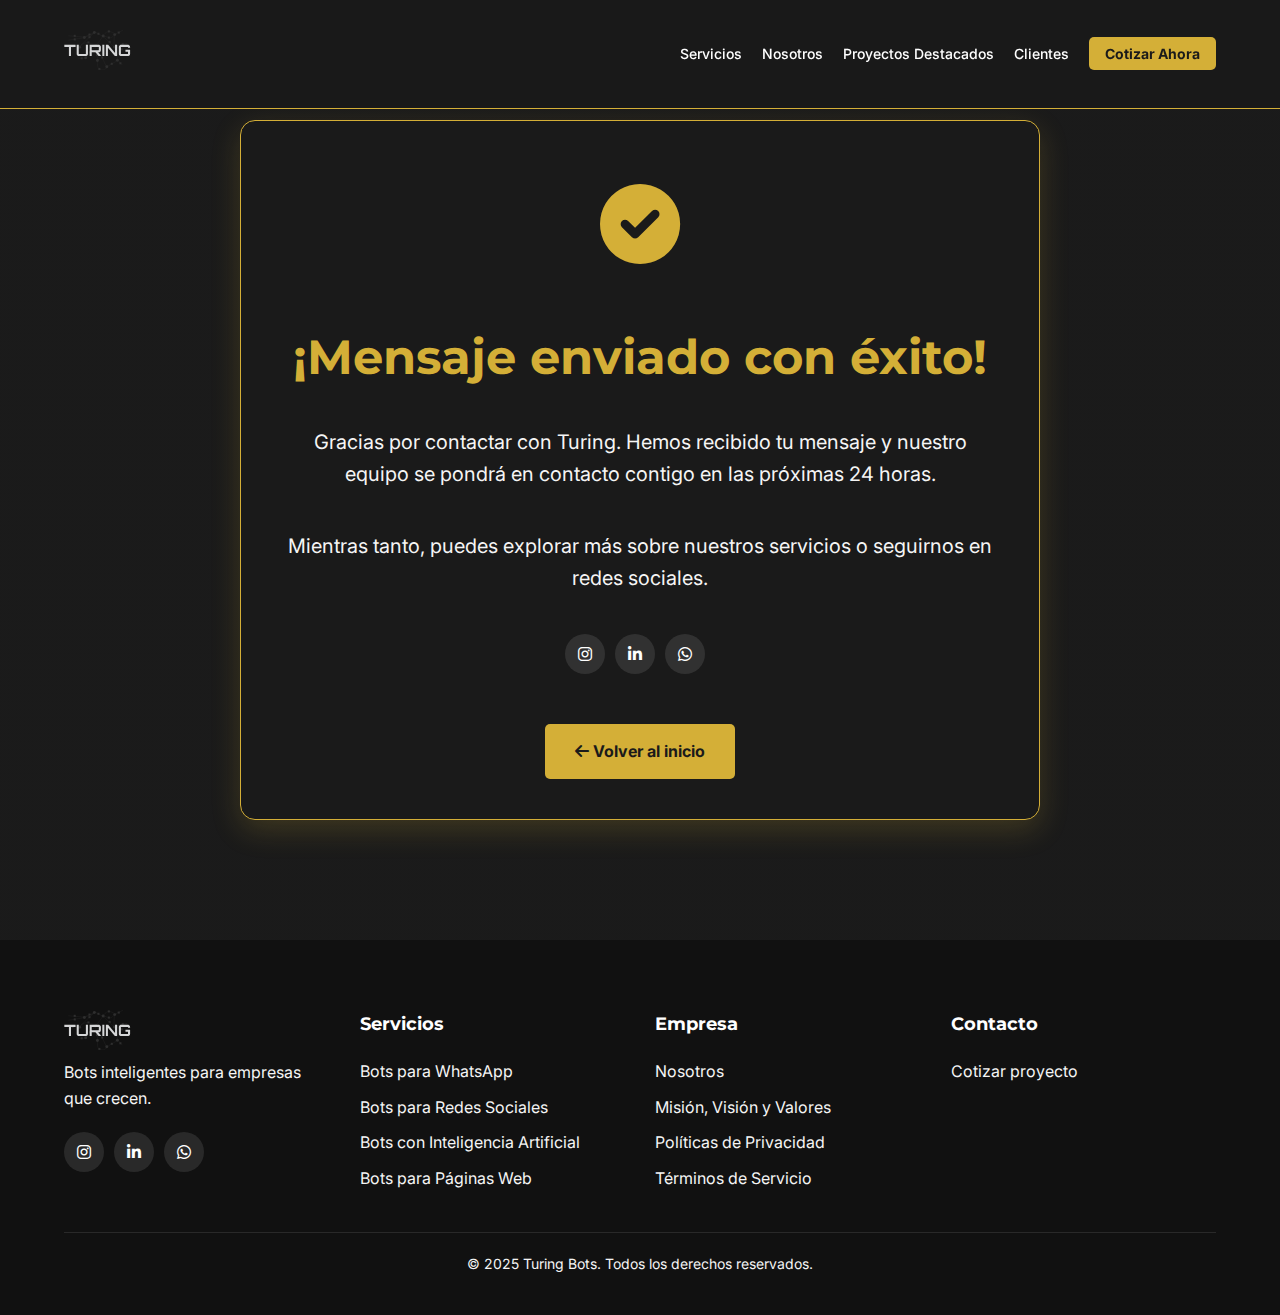
<file: gracias.html>
<!DOCTYPE html>
<html lang="es">
<head>
    <meta charset="UTF-8">
    <meta name="viewport" content="width=device-width, initial-scale=1.0">
    <title>¡Gracias por contactarnos! | Turing</title>
    <link href="https://fonts.googleapis.com/css2?family=Montserrat:wght@700&family=Inter:wght@400;500&display=swap" rel="stylesheet">
    <link rel="stylesheet" href="https://cdnjs.cloudflare.com/ajax/libs/font-awesome/6.0.0-beta3/css/all.min.css">
    <link rel="stylesheet" href="src/styles/style.css">
    <style>
        /* Estilos adicionales específicos para la página de gracias */
        .thank-you {
            min-height: 100vh;
            display: flex;
            align-items: center;
            text-align: center;
            padding: 100px 0;
            background: linear-gradient(rgba(26, 26, 26, 0.9), rgba(26, 26, 26, 0.9)), 
                        url('https://images.unsplash.com/photo-1620712943543-bcc4688e7485?ixlib=rb-1.2.1&auto=format&fit=crop&w=1350&q=80') no-repeat center center/cover;
        }

        .thank-you-content {
            max-width: 800px;
            margin: 0 auto;
            padding: 40px;
            background: rgba(26, 26, 26, 0.8);
            border-radius: 15px;
            border: 1px solid var(--gold);
            box-shadow: 0 10px 30px rgba(212, 175, 55, 0.2);
        }

        .thank-you h1 {
            font-size: 48px;
            margin-bottom: 30px;
            color: var(--gold);
        }

        .thank-you p {
            font-size: 20px;
            margin-bottom: 40px;
            color: var(--light-gray);
        }

        .thank-you-icon {
            font-size: 80px;
            color: var(--gold);
            margin-bottom: 30px;
            animation: pulse 1.5s infinite;
        }

        .back-home {
            display: inline-block;
            background-color: var(--gold);
            color: var(--jet-black);
            padding: 15px 30px;
            border-radius: 5px;
            font-weight: 700;
            text-decoration: none;
            transition: all 0.3s;
            margin-top: 20px;
        }

        .back-home:hover {
            background-color: var(--cobalt-blue);
            color: var(--pure-white);
            transform: translateY(-3px);
        }

        @keyframes pulse {
            0% { transform: scale(1); }
            50% { transform: scale(1.1); }
            100% { transform: scale(1); }
        }

        @media (max-width: 768px) {
            .thank-you h1 {
                font-size: 36px;
            }
            
            .thank-you p {
                font-size: 18px;
            }
            
            .thank-you-icon {
                font-size: 60px;
            }
        }
    </style>
</head>
<body>
    <!-- Header -->
    <header>
        <div class="container header-container">
            <div class="logo">
                <a href="index.html"><img src="src/asset/Logotype.svg" alt="Turing Bots Logo"></a>
                <!--<span class="logo-text">TURING</span>-->
            </div>
            <nav>
                <ul>
                    <li><a href="index.html#services">Servicios</a></li>
                    <li><a href="index.html#about">Nosotros</a></li>
                    <li><a href="index.html#projects">Proyectos Destacados</a></li>
                    <li><a href="index.html#testimonials">Clientes</a></li>
                    <li><a href="index.html#contact" class="cta-button">Cotizar Ahora</a></li>
                </ul>
            </nav>
        </div>
    </header>

    <!-- Sección de agradecimiento -->
    <section class="thank-you">
        <div class="container">
            <div class="thank-you-content">
                <div class="thank-you-icon">
                    <i class="fas fa-check-circle"></i>
                </div>
                <h1>¡Mensaje enviado con éxito!</h1>
                <p>Gracias por contactar con Turing. Hemos recibido tu mensaje y nuestro equipo se pondrá en contacto contigo en las próximas 24 horas.</p>
                <p>Mientras tanto, puedes explorar más sobre nuestros servicios o seguirnos en redes sociales.</p>
                
                <div class="social-links" style="justify-content: center; margin: 30px 0;">
                    <a href="https://www.instagram.com/turingautomatizations/"><i class="fab fa-instagram"></i></a>
                    <a href="#"><i class="fab fa-linkedin-in"></i></a>
                    <a href="#"><i class="fab fa-whatsapp"></i></a>
                </div>
                
                <a href="index.html" class="back-home">
                    <i class="fas fa-arrow-left"></i> Volver al inicio
                </a>
            </div>
        </div>
    </section>

    <!-- Footer -->
    <footer>
        <div class="container">
            <div class="footer-container">
                <div class="footer-col">
                    <div class="footer-logo">
                        <div class="logo">
                            <img src="src/asset/Logotype.svg" alt="Turing Bots Logo" style="height: 40px;">
                            <!--<span class="logo-text">TURING</span>-->
                        </div>
                        <p>Bots inteligentes para empresas que crecen.</p>
                    </div>
                    <div class="social-links">
                        <a href="https://www.instagram.com/turingautomatizations/"><i class="fab fa-instagram"></i></a>
                        <a href="#"><i class="fab fa-linkedin-in"></i></a>
                        <a href="#"><i class="fab fa-whatsapp"></i></a>
                    </div>
                </div>
                
                <div class="footer-col">
                    <div class="footer-links">
                        <h3>Servicios</h3>
                        <ul>
                            <li><a href="index.html#services">Bots para WhatsApp</a></li>
                            <li><a href="index.html#services">Bots para Redes Sociales</a></li>
                            <li><a href="index.html#services">Bots con Inteligencia Artificial</a></li>
                            <li><a href="index.html#services">Bots para Páginas Web</a></li>
                        </ul>
                    </div>
                </div>
                
                <div class="footer-col">
                    <div class="footer-links">
                        <h3>Empresa</h3>
                        <ul>
                            <li><a href="empresa.html">Nosotros</a></li>
                            <li><a href="empresa.html">Misión, Visión y Valores</a></li>
                            <li><a href="politica_privacidad.html">Políticas de Privacidad</a></li>
                            <li><a href="terminos.html#terminos">Términos de Servicio</a></li>
                        </ul>
                    </div>
                </div>
                
                <div class="footer-col">
                    <div class="footer-links">
                        <h3>Contacto</h3>
                        <ul>
                            <li><a href="#contact">Cotizar proyecto</a></li>
                        </ul>
                    </div>
                </div>
            </div>
            
            <div class="copyright">
                <p>&copy; 2025 Turing Bots. Todos los derechos reservados.</p>
            </div>
        </div>
    </footer>
</body>
</html>
</file>
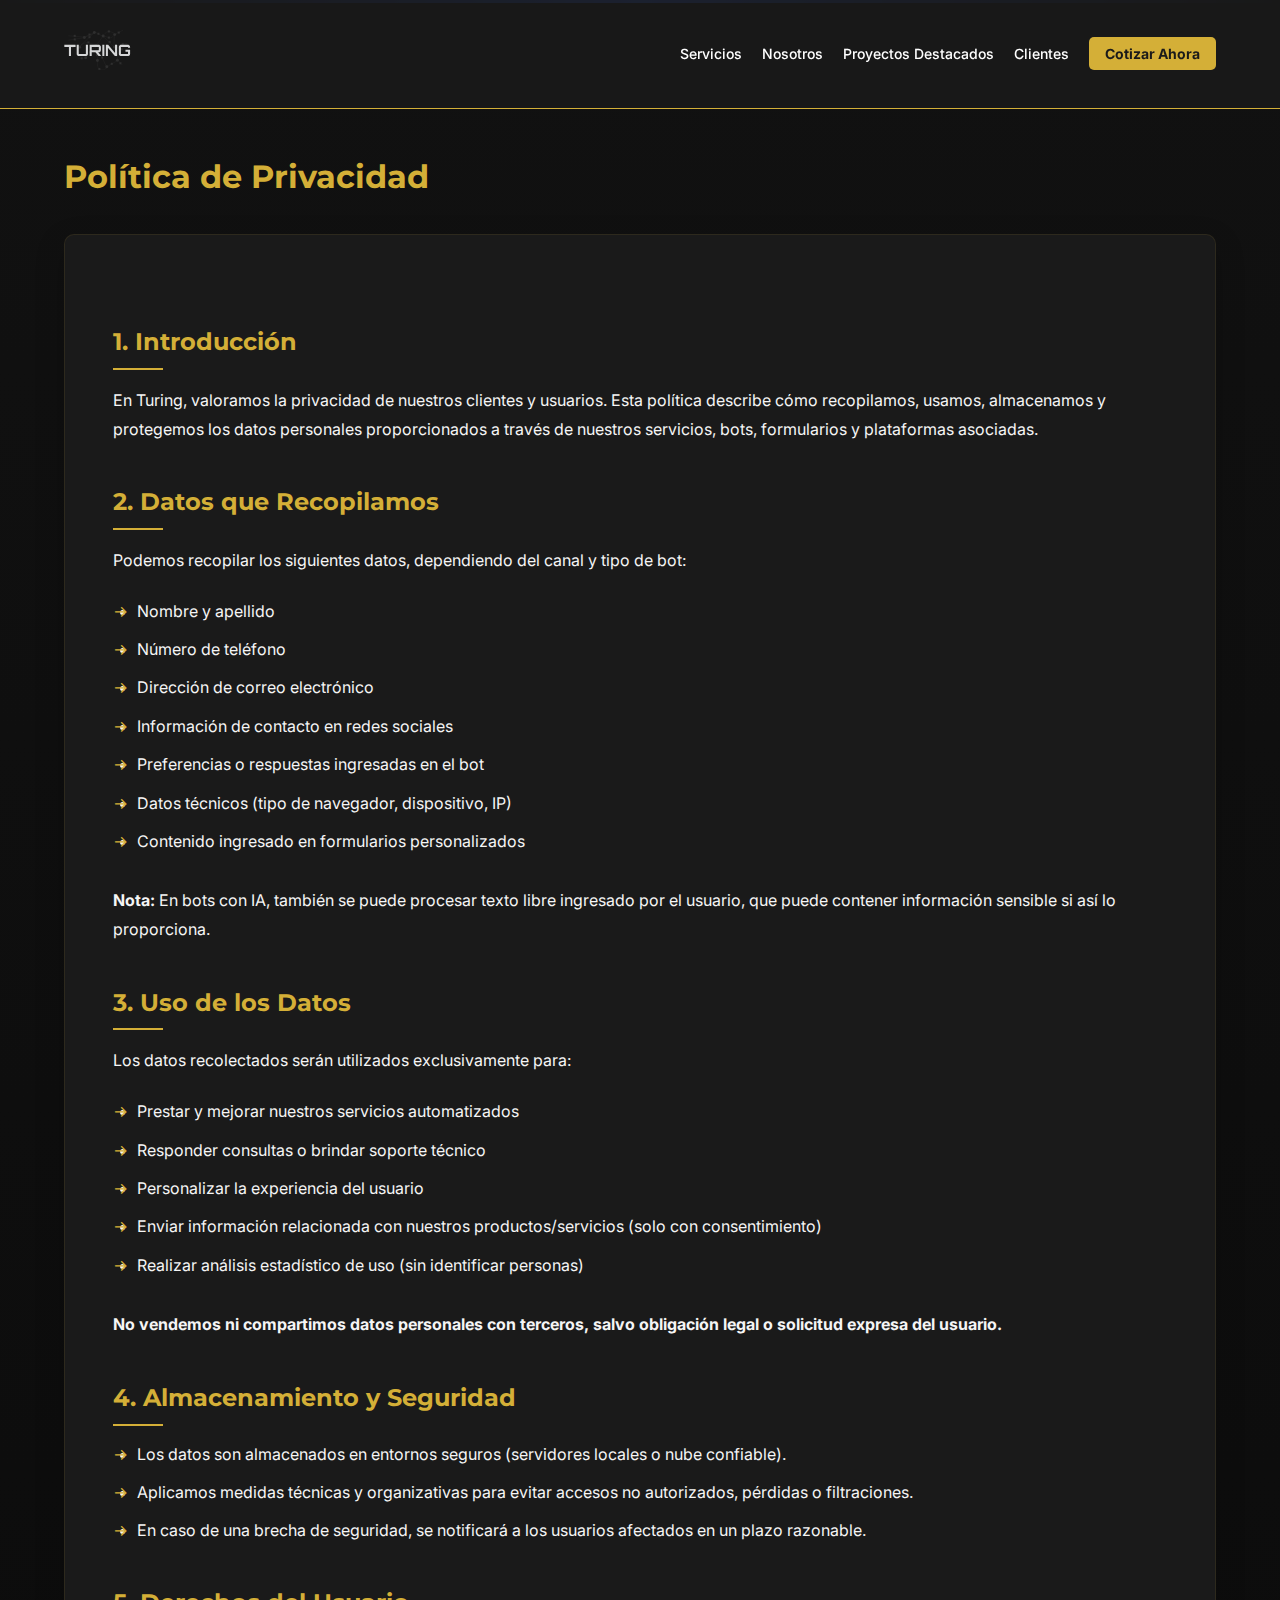
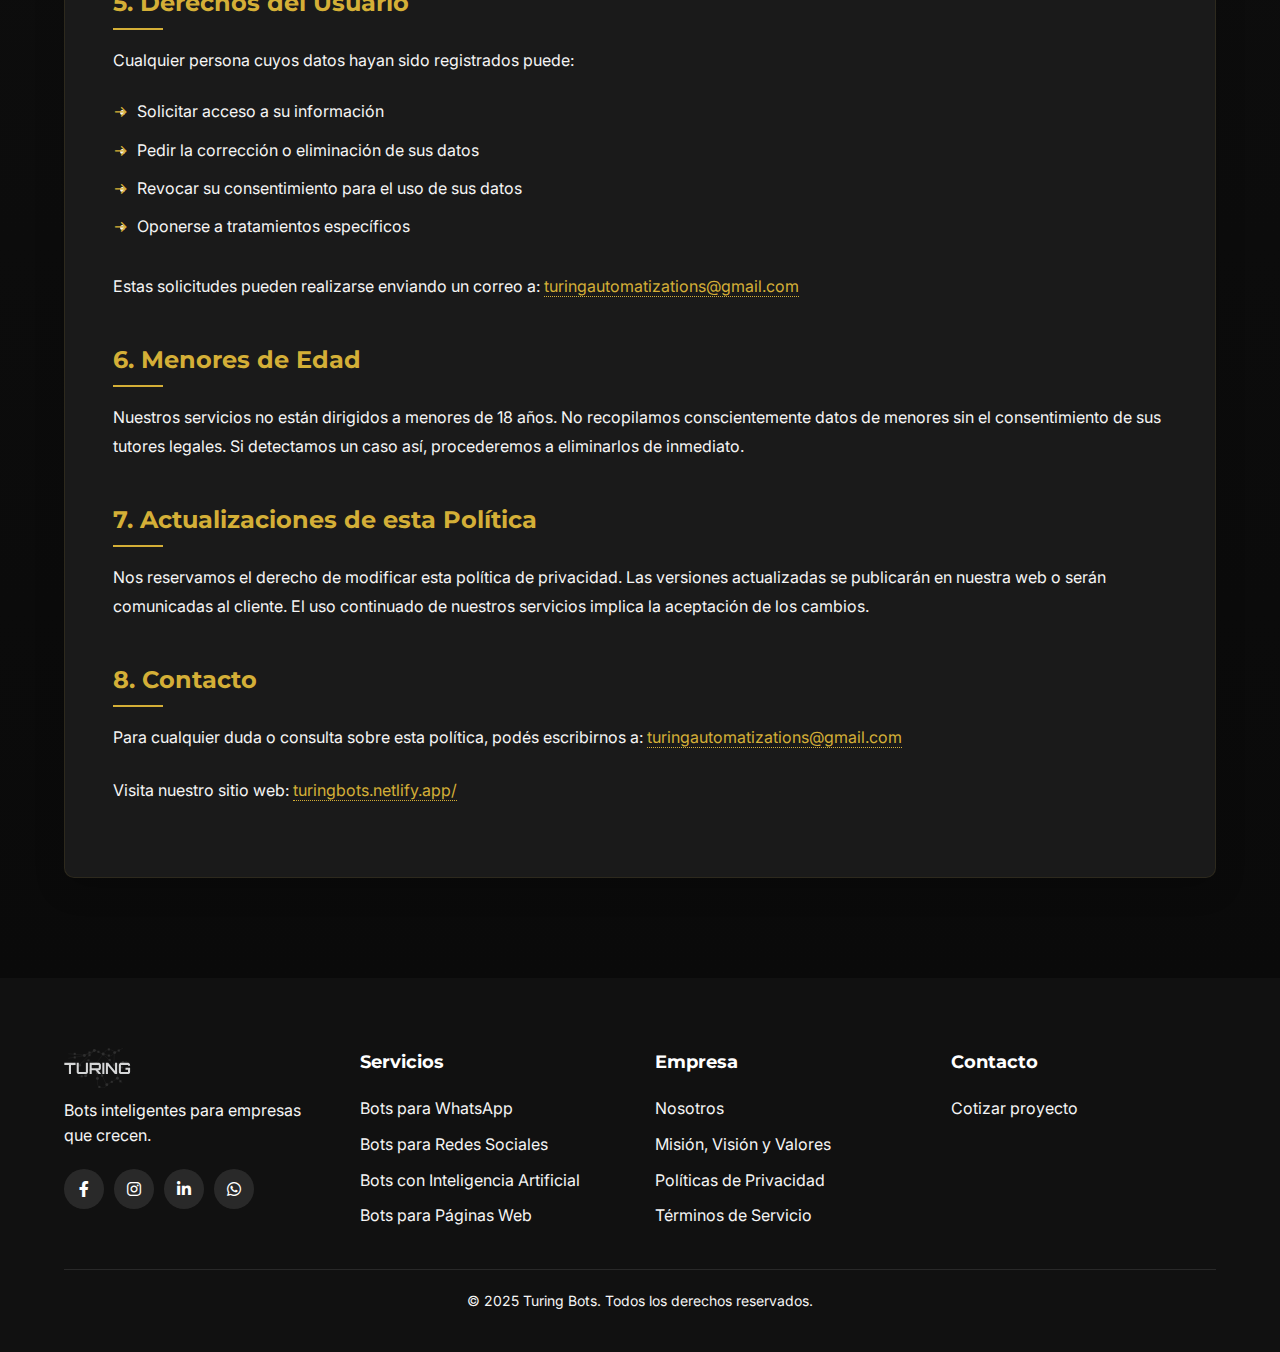
<file: politica_privacidad.html>
<!DOCTYPE html>
<html lang="es">
<head>
    <meta charset="UTF-8">
    <meta name="viewport" content="width=device-width, initial-scale=1.0">
    <title>Turing - Empresa</title>
    <link href="https://fonts.googleapis.com/css2?family=Montserrat:wght@700&family=Inter:wght@400;500&display=swap" rel="stylesheet">
    <link rel="stylesheet" href="https://cdnjs.cloudflare.com/ajax/libs/font-awesome/6.0.0-beta3/css/all.min.css">
    <link rel="stylesheet" href="src/styles/style.css">
    <link rel="stylesheet" href="src/styles/style_empresa.css">
</head>
<body>
    <!-- Header -->
    <header>
        <div class="container header-container">
            <div class="logo">
                <a href="index.html"><img src="src/asset/Logotype.svg" alt="Turing Bots Logo"></a>
                <!--<span class="logo-text">TURING</span>-->
            </div>
            <nav>
                <ul>
                    <li><a href="index.html#services">Servicios</a></li>
                    <li><a href="index.html#about">Nosotros</a></li>
                    <li><a href="index.html#projects">Proyectos Destacados</a></li>
                    <li><a href="index.html#testimonials">Clientes</a></li>
                    <li><a href="index.html#contact" class="cta-button">Cotizar Ahora</a></li>
                </ul>
            </nav>
        </div>
    </header>

    <!-- Privacy Policy Section -->
    <section class="policy-section" id="privacidad">
        <div class="container">
            <br><br>
            <h1>Política de Privacidad</h1>
            <!--<p class="last-update">Última actualización: 04/05/2025</p>-->
            
            <div class="policy-content">
                <h3>1. Introducción</h3>
                <p>En Turing, valoramos la privacidad de nuestros clientes y usuarios. Esta política describe cómo recopilamos, usamos, almacenamos y protegemos los datos personales proporcionados a través de nuestros servicios, bots, formularios y plataformas asociadas.</p>
                
                <h3>2. Datos que Recopilamos</h3>
                <p>Podemos recopilar los siguientes datos, dependiendo del canal y tipo de bot:</p>
                <ul>
                    <li>Nombre y apellido</li>
                    <li>Número de teléfono</li>
                    <li>Dirección de correo electrónico</li>
                    <li>Información de contacto en redes sociales</li>
                    <li>Preferencias o respuestas ingresadas en el bot</li>
                    <li>Datos técnicos (tipo de navegador, dispositivo, IP)</li>
                    <li>Contenido ingresado en formularios personalizados</li>
                </ul>
                <p><strong>Nota:</strong> En bots con IA, también se puede procesar texto libre ingresado por el usuario, que puede contener información sensible si así lo proporciona.</p>
                
                <h3>3. Uso de los Datos</h3>
                <p>Los datos recolectados serán utilizados exclusivamente para:</p>
                <ul>
                    <li>Prestar y mejorar nuestros servicios automatizados</li>
                    <li>Responder consultas o brindar soporte técnico</li>
                    <li>Personalizar la experiencia del usuario</li>
                    <li>Enviar información relacionada con nuestros productos/servicios (solo con consentimiento)</li>
                    <li>Realizar análisis estadístico de uso (sin identificar personas)</li>
                </ul>
                <p><strong>No vendemos ni compartimos datos personales con terceros, salvo obligación legal o solicitud expresa del usuario.</strong></p>
                
                <h3>4. Almacenamiento y Seguridad</h3>
                <ul>
                    <li>Los datos son almacenados en entornos seguros (servidores locales o nube confiable).</li>
                    <li>Aplicamos medidas técnicas y organizativas para evitar accesos no autorizados, pérdidas o filtraciones.</li>
                    <li>En caso de una brecha de seguridad, se notificará a los usuarios afectados en un plazo razonable.</li>
                </ul>
                
                <h3>5. Derechos del Usuario</h3>
                <p>Cualquier persona cuyos datos hayan sido registrados puede:</p>
                <ul>
                    <li>Solicitar acceso a su información</li>
                    <li>Pedir la corrección o eliminación de sus datos</li>
                    <li>Revocar su consentimiento para el uso de sus datos</li>
                    <li>Oponerse a tratamientos específicos</li>
                </ul>
                <p>Estas solicitudes pueden realizarse enviando un correo a: <a href="mailto:turingautomatizations@gmail.com">turingautomatizations@gmail.com</a></p>
                
                <h3>6. Menores de Edad</h3>
                <p>Nuestros servicios no están dirigidos a menores de 18 años. No recopilamos conscientemente datos de menores sin el consentimiento de sus tutores legales. Si detectamos un caso así, procederemos a eliminarlos de inmediato.</p>
                
                <h3>7. Actualizaciones de esta Política</h3>
                <p>Nos reservamos el derecho de modificar esta política de privacidad. Las versiones actualizadas se publicarán en nuestra web o serán comunicadas al cliente. El uso continuado de nuestros servicios implica la aceptación de los cambios.</p>
                
                <h3>8. Contacto</h3>
                <p>Para cualquier duda o consulta sobre esta política, podés escribirnos a: <a href="mailto:turingautomatizations@gmail.com">turingautomatizations@gmail.com</a></p>
                <p>Visita nuestro sitio web: <a href="https://turingbots.netlify.app/">turingbots.netlify.app/</a></p>
            </div>
        </div>
    </section>

    <!-- Footer -->
    <footer>
        <div class="container">
            <div class="footer-container">
                <div class="footer-col">
                    <div class="footer-logo">
                        <div class="logo">
                            <img src="src/asset/Logotype.svg" alt="Turing Bots Logo" style="height: 40px;">
                            <!--<span class="logo-text">TURING</span>-->
                        </div>
                        <p>Bots inteligentes para empresas que crecen.</p>
                    </div>
                    <div class="social-links">
                        <a href="#"><i class="fab fa-facebook-f"></i></a>
                        <a href="https://www.instagram.com/turingautomatizations/"><i class="fab fa-instagram"></i></a>
                        <a href="#"><i class="fab fa-linkedin-in"></i></a>
                        <a href="#"><i class="fab fa-whatsapp"></i></a>
                    </div>
                </div>
                
                <div class="footer-col">
                    <div class="footer-links">
                        <h3>Servicios</h3>
                        <ul>
                            <li><a href="index.html#services">Bots para WhatsApp</a></li>
                            <li><a href="index.html#services">Bots para Redes Sociales</a></li>
                            <li><a href="index.html#services">Bots con Inteligencia Artificial</a></li>
                            <li><a href="index.html#services">Bots para Páginas Web</a></li>
                        </ul>
                    </div>
                </div>
                
                <div class="footer-col">
                    <div class="footer-links">
                        <h3>Empresa</h3>
                        <ul>
                            <li><a href="empresa.html#nosotros">Nosotros</a></li>
                            <li><a href="empresa.html#mision">Misión, Visión y Valores</a></li>
                            <li><a href="#privacidad">Políticas de Privacidad</a></li>
                            <li><a href="terminos.html#terminos">Términos de Servicio</a></li>
                        </ul>
                    </div>
                </div>
                
                <div class="footer-col">
                    <div class="footer-links">
                        <h3>Contacto</h3>
                        <ul>
                            <li><a href="index.html#contact">Cotizar proyecto</a></li>
                        </ul>
                    </div>
                </div>
            </div>
            
            <div class="copyright">
                <p>&copy; 2025 Turing Bots. Todos los derechos reservados.</p>
            </div>
        </div>
    </footer>

    <script src="src/js/script.js"></script>
</body>
</html>
</file>
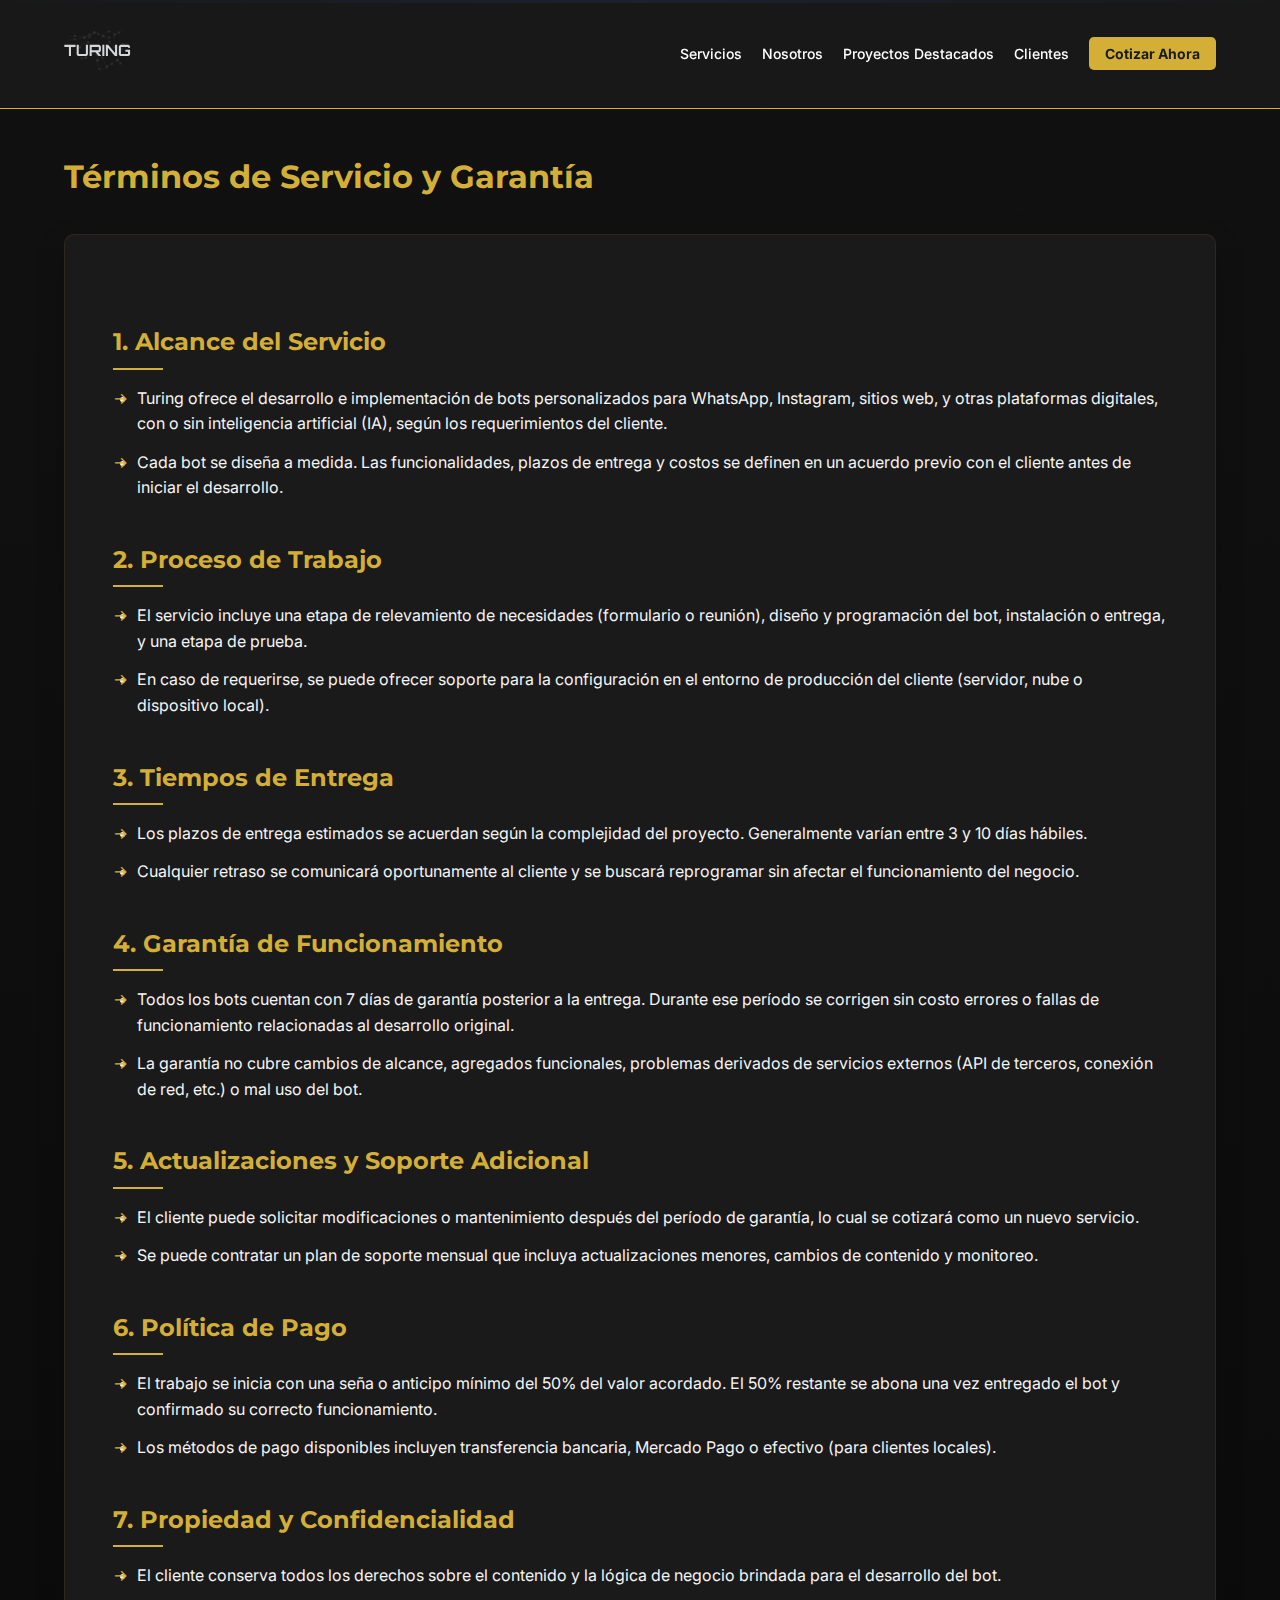
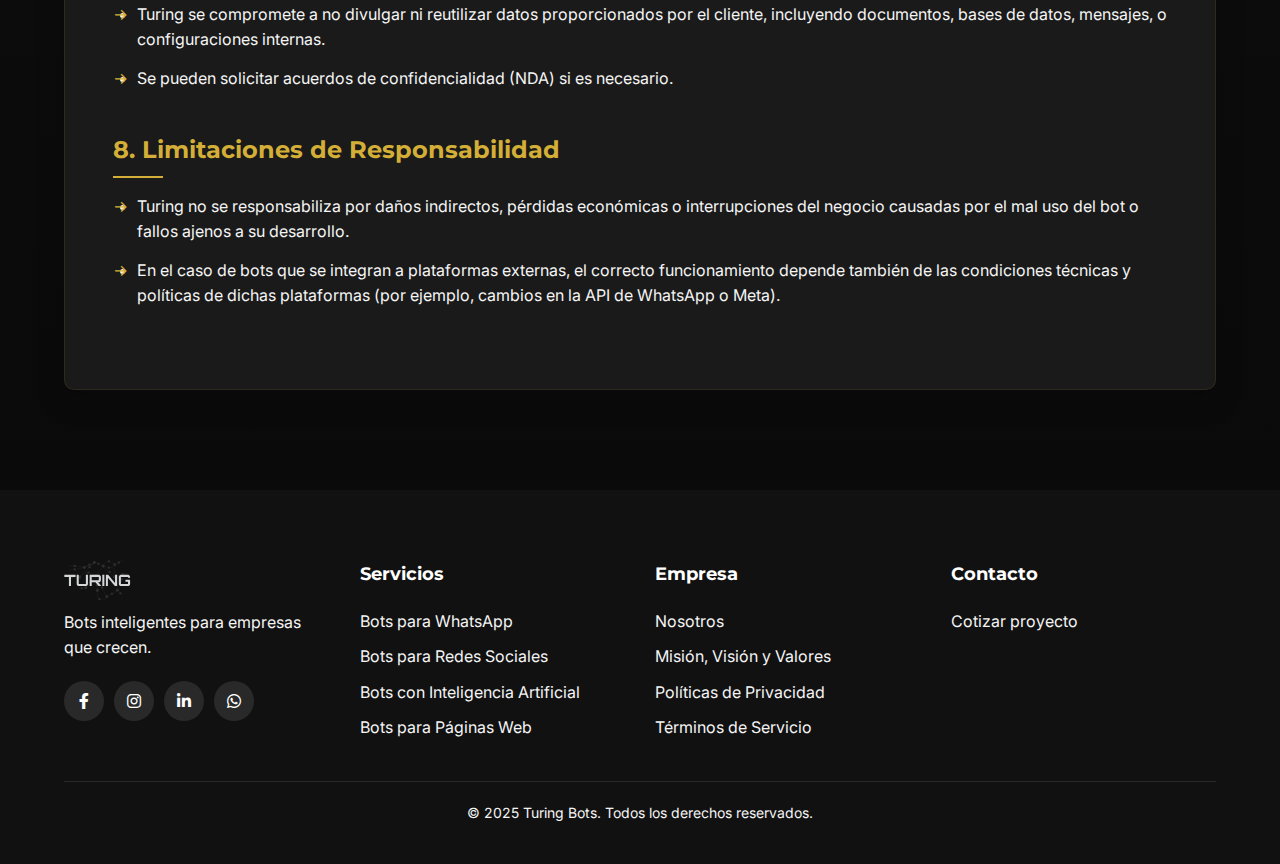
<file: terminos.html>
<!DOCTYPE html>
<html lang="es">
<head>
    <meta charset="UTF-8">
    <meta name="viewport" content="width=device-width, initial-scale=1.0">
    <title>Turing - Empresa</title>
    <link href="https://fonts.googleapis.com/css2?family=Montserrat:wght@700&family=Inter:wght@400;500&display=swap" rel="stylesheet">
    <link rel="stylesheet" href="https://cdnjs.cloudflare.com/ajax/libs/font-awesome/6.0.0-beta3/css/all.min.css">
    <link rel="stylesheet" href="src/styles/style.css">
    <link rel="stylesheet" href="src/styles/style_empresa.css">
</head>
<body>
    <!-- Header -->
    <header>
        <div class="container header-container">
            <div class="logo">
                <a href="index.html"><img src="src/asset/Logotype.svg" alt="Turing Bots Logo"></a>
                <!--<span class="logo-text">TURING</span>-->
            </div>
            <nav>
                <ul>
                    <li><a href="index.html#services">Servicios</a></li>
                    <li><a href="index.html#about">Nosotros</a></li>
                    <li><a href="index.html#projects">Proyectos Destacados</a></li>
                    <li><a href="index.html#testimonials">Clientes</a></li>
                    <li><a href="index.html#contact" class="cta-button">Cotizar Ahora</a></li>
                </ul>
            </nav>
        </div>
    </header>

    <!-- Terms Section -->
    <section class="terms-section" id="terminos">
        <div class="container">
            <br><br>
            <h1>Términos de Servicio y Garantía</h1>
            
            <div class="terms-content">
                <h3>1. Alcance del Servicio</h3>
                <ul>
                    <li>Turing ofrece el desarrollo e implementación de bots personalizados para WhatsApp, Instagram, sitios web, y otras plataformas digitales, con o sin inteligencia artificial (IA), según los requerimientos del cliente.</li>
                    <li>Cada bot se diseña a medida. Las funcionalidades, plazos de entrega y costos se definen en un acuerdo previo con el cliente antes de iniciar el desarrollo.</li>
                </ul>
                
                <h3>2. Proceso de Trabajo</h3>
                <ul>
                    <li>El servicio incluye una etapa de relevamiento de necesidades (formulario o reunión), diseño y programación del bot, instalación o entrega, y una etapa de prueba.</li>
                    <li>En caso de requerirse, se puede ofrecer soporte para la configuración en el entorno de producción del cliente (servidor, nube o dispositivo local).</li>
                </ul>
                
                <h3>3. Tiempos de Entrega</h3>
                <ul>
                    <li>Los plazos de entrega estimados se acuerdan según la complejidad del proyecto. Generalmente varían entre 3 y 10 días hábiles.</li>
                    <li>Cualquier retraso se comunicará oportunamente al cliente y se buscará reprogramar sin afectar el funcionamiento del negocio.</li>
                </ul>
                
                <h3>4. Garantía de Funcionamiento</h3>
                <ul>
                    <li>Todos los bots cuentan con 7 días de garantía posterior a la entrega. Durante ese período se corrigen sin costo errores o fallas de funcionamiento relacionadas al desarrollo original.</li>
                    <li>La garantía no cubre cambios de alcance, agregados funcionales, problemas derivados de servicios externos (API de terceros, conexión de red, etc.) o mal uso del bot.</li>
                </ul>
                
                <h3>5. Actualizaciones y Soporte Adicional</h3>
                <ul>
                    <li>El cliente puede solicitar modificaciones o mantenimiento después del período de garantía, lo cual se cotizará como un nuevo servicio.</li>
                    <li>Se puede contratar un plan de soporte mensual que incluya actualizaciones menores, cambios de contenido y monitoreo.</li>
                </ul>
                
                <h3>6. Política de Pago</h3>
                <ul>
                    <li>El trabajo se inicia con una seña o anticipo mínimo del 50% del valor acordado. El 50% restante se abona una vez entregado el bot y confirmado su correcto funcionamiento.</li>
                    <li>Los métodos de pago disponibles incluyen transferencia bancaria, Mercado Pago o efectivo (para clientes locales).</li>
                </ul>
                
                <h3>7. Propiedad y Confidencialidad</h3>
                <ul>
                    <li>El cliente conserva todos los derechos sobre el contenido y la lógica de negocio brindada para el desarrollo del bot.</li>
                    <li>Turing se compromete a no divulgar ni reutilizar datos proporcionados por el cliente, incluyendo documentos, bases de datos, mensajes, o configuraciones internas.</li>
                    <li>Se pueden solicitar acuerdos de confidencialidad (NDA) si es necesario.</li>
                </ul>
                
                <h3>8. Limitaciones de Responsabilidad</h3>
                <ul>
                    <li>Turing no se responsabiliza por daños indirectos, pérdidas económicas o interrupciones del negocio causadas por el mal uso del bot o fallos ajenos a su desarrollo.</li>
                    <li>En el caso de bots que se integran a plataformas externas, el correcto funcionamiento depende también de las condiciones técnicas y políticas de dichas plataformas (por ejemplo, cambios en la API de WhatsApp o Meta).</li>
                </ul>
            </div>
        </div>
    </section>

    <!-- Footer -->
    <footer>
        <div class="container">
            <div class="footer-container">
                <div class="footer-col">
                    <div class="footer-logo">
                        <div class="logo">
                            <img src="src/asset/Logotype.svg" alt="Turing Bots Logo" style="height: 40px;">
                            <!--<span class="logo-text">TURING</span>-->
                        </div>
                        <p>Bots inteligentes para empresas que crecen.</p>
                    </div>
                    <div class="social-links">
                        <a href="#"><i class="fab fa-facebook-f"></i></a>
                        <a href="https://www.instagram.com/turingautomatizations/"><i class="fab fa-instagram"></i></a>
                        <a href="#"><i class="fab fa-linkedin-in"></i></a>
                        <a href="#"><i class="fab fa-whatsapp"></i></a>
                    </div>
                </div>
                
                <div class="footer-col">
                    <div class="footer-links">
                        <h3>Servicios</h3>
                        <ul>
                            <li><a href="index.html#services">Bots para WhatsApp</a></li>
                            <li><a href="index.html#services">Bots para Redes Sociales</a></li>
                            <li><a href="index.html#services">Bots con Inteligencia Artificial</a></li>
                            <li><a href="index.html#services">Bots para Páginas Web</a></li>
                        </ul>
                    </div>
                </div>
                
                <div class="footer-col">
                    <div class="footer-links">
                        <h3>Empresa</h3>
                        <ul>
                            <li><a href="empresa.html#nosotros">Nosotros</a></li>
                            <li><a href="empresa.html#mision">Misión, Visión y Valores</a></li>
                            <li><a href="politica_privacidad.html#privacidad">Políticas de Privacidad</a></li>
                            <li><a href="#terminos">Términos de Servicio</a></li>
                        </ul>
                    </div>
                </div>
                
                <div class="footer-col">
                    <div class="footer-links">
                        <h3>Contacto</h3>
                        <ul>
                            <li><a href="index.html#contact">Cotizar proyecto</a></li>
                        </ul>
                    </div>
                </div>
            </div>
            
            <div class="copyright">
                <p>&copy; 2025 Turing Bots. Todos los derechos reservados.</p>
            </div>
        </div>
    </footer>

    <script src="src/js/script.js"></script>
</body>
</html>
</file>
<file: src/styles/style.css>
:root {
    --jet-black: #1A1A1A;
    --gold: #D4AF37;
    --light-gray: #F5F5F5;
    --cobalt-blue: #2C64F3;
    --pure-white: #FFFFFF;
}

* {
    margin: 0;
    padding: 0;
    box-sizing: border-box;
}

body {
    font-family: 'Inter', sans-serif;
    background-color: var(--jet-black);
    color: var(--pure-white);
    line-height: 1.6;
}

h1, h2, h3, h4 {
    font-family: 'Montserrat', sans-serif;
    color: var(--gold);
}

.container {
    width: 90%;
    max-width: 1200px;
    margin: 0 auto;
    padding: 20px 0;
}

/* Estilos del header */
header {
    background-color: rgba(26, 26, 26, 0.9);
    padding: 10px 0;
    position: fixed;
    width: 100%;
    top: 0;
    z-index: 1000;
    border-bottom: 1px solid var(--gold);
}

.header-container {
    display: flex;
    justify-content: space-between;
    align-items: center;
}

.logo {
    display: flex;
    align-items: center;
}

.logo img {
    height: 40px;
    margin-right: 15px;
}

.logo-text {
    font-family: 'Montserrat', sans-serif;
    font-size: 22px;
    font-weight: 700;
    color: var(--gold);
}

nav ul {
    display: flex;
    list-style: none;
}

nav ul li {
    margin-left: 20px;
}

nav ul li a {
    color: var(--pure-white);
    text-decoration: none;
    font-weight: 500;
    font-size: 14px;
    transition: color 0.3s;
}

nav ul li a:hover {
    color: var(--gold);
}

.cta-button {
    background-color: var(--gold);
    color: var(--jet-black);
    padding: 8px 16px;
    border-radius: 5px;
    font-weight: 700;
    font-size: 14px;
    transition: all 0.3s;
}

.cta-button:hover {
    background-color: var(--cobalt-blue);
    color: var(--pure-white);
}

/* Hero Section */
.hero {
    height: 100vh;
    display: flex;
    align-items: center;
    background: linear-gradient(rgba(26, 26, 26, 0.8), rgba(26, 26, 26, 0.8)), url('https://images.unsplash.com/photo-1620712943543-bcc4688e7485?ixlib=rb-1.2.1&auto=format&fit=crop&w=1350&q=80') no-repeat center center/cover;
    margin-top: 70px;
}

.hero-content {
    max-width: 600px;
}

.hero h1 {
    font-size: 48px;
    margin-bottom: 20px;
}

.hero p {
    font-size: 18px;
    margin-bottom: 30px;
    color: var(--light-gray);
}

/* Services Section */
.services {
    padding: 80px 0;
    background-color: var(--light-gray);
    color: var(--jet-black);
}

.services h2 {
    text-align: center;
    margin-bottom: 50px;
    color: var(--jet-black);
}

.services-grid {
    display: grid;
    grid-template-columns: repeat(auto-fit, minmax(300px, 1fr));
    gap: 30px;
}

.service-card {
    background-color: var(--pure-white);
    border-radius: 10px;
    overflow: hidden;
    box-shadow: 0 5px 15px rgba(0, 0, 0, 0.1);
    transition: transform 0.3s;
}

.service-card:hover {
    transform: translateY(-10px);
}

.service-card img {
    width: 100%;
    height: 200px;
    object-fit: cover;
}

.service-card-content {
    padding: 20px;
}

.service-card h3 {
    color: var(--jet-black);
    margin-bottom: 15px;
}

.service-card p {
    color: var(--jet-black);
    margin-bottom: 20px;
}

.service-features {
    margin-bottom: 20px;
}

.service-features li {
    margin-bottom: 8px;
    color: var(--jet-black);
    list-style-type: none;
    position: relative;
    padding-left: 25px;
}

.service-features li:before {
    content: "✓";
    color: var(--gold);
    position: absolute;
    left: 0;
}

.price {
    font-size: 24px;
    font-weight: 700;
    color: var(--gold);
    margin-bottom: 20px;
}

/* About Section - Professional Version */
.mission-vision {
    display: grid;
    grid-template-columns: 1fr 1fr;
    gap: 30px;
    margin: 50px 0;
}

.mv-card {
    background: rgba(255, 255, 255, 0.05);
    border-radius: 10px;
    padding: 30px;
    transition: all 0.3s;
}

.mv-card:hover {
    transform: translateY(-5px);
    background: rgba(212, 175, 55, 0.1);
}

.mv-icon {
    font-size: 28px;
    color: var(--gold);
    margin-bottom: 20px;
}

.mv-card h3 {
    font-size: 22px;
    margin-bottom: 15px;
    color: var(--gold);
}

.values-container {
    margin: 60px 0;
}

.values-title {
    text-align: center;
    font-size: 28px;
    margin-bottom: 40px;
    color: var(--gold);
    position: relative;
}

.values-title:after {
    content: "";
    display: block;
    width: 80px;
    height: 2px;
    background: var(--gold);
    margin: 15px auto 0;
}

.values-grid {
    display: grid;
    grid-template-columns: repeat(auto-fit, minmax(250px, 1fr));
    gap: 25px;
}

.value-card {
    background: rgba(255, 255, 255, 0.05);
    padding: 30px;
    border-radius: 10px;
    text-align: center;
    transition: all 0.3s;
}

.value-card:hover {
    transform: translateY(-5px);
    background: rgba(212, 175, 55, 0.1);
}

.value-card i {
    font-size: 36px;
    color: var(--gold);
    margin-bottom: 20px;
}

.value-card h4 {
    font-size: 18px;
    margin-bottom: 15px;
    color: var(--pure-white);
}

.team-highlight {
    display: grid;
    grid-template-columns: 1fr 1fr;
    gap: 50px;
    align-items: center;
    margin: 80px 0;
    background: rgba(212, 175, 55, 0.05);
    padding: 40px;
    border-radius: 15px;
}

.team-image img {
    width: 100%;
    border-radius: 10px;
    box-shadow: 0 10px 30px rgba(0, 0, 0, 0.3);
}

.team-content h3 {
    font-size: 28px;
    color: var(--gold);
    margin-bottom: 20px;
}

.expertise-areas {
    display: flex;
    flex-wrap: wrap;
    gap: 10px;
    margin-top: 20px;
}

.expertise-areas span {
    background: rgba(212, 175, 55, 0.1);
    color: var(--gold);
    padding: 8px 15px;
    border-radius: 20px;
    font-size: 14px;
}

@media (max-width: 768px) {
    .mission-vision {
        grid-template-columns: 1fr;
    }
    
    .team-highlight {
        grid-template-columns: 1fr;
    }
    
    .team-image {
        order: -1;
    }
}

/* Projects Section */
.projects {
    padding: 80px 0;
    background-color: #111;
}

.projects h2 {
    text-align: center;
    margin-bottom: 30px;
}

.projects-grid {
    display: grid;
    grid-template-columns: repeat(auto-fit, minmax(500px, 1fr));
    gap: 30px;
    margin-top: 40px;
}

.project-card {
    background-color: var(--jet-black);
    border-radius: 10px;
    overflow: hidden;
    box-shadow: 0 5px 15px rgba(0, 0, 0, 0.3);
    transition: transform 0.3s;
}

.project-card:hover {
    transform: translateY(-5px);
}

.project-image {
    position: relative;
    height: 250px;
    overflow: hidden;
}

.project-image img {
    width: 100%;
    height: 100%;
    object-fit: cover;
    transition: transform 0.5s;
}

.project-card:hover .project-image img {
    transform: scale(1.05);
}

.project-overlay {
    position: absolute;
    top: 0;
    left: 0;
    width: 100%;
    height: 100%;
    background: rgba(212, 175, 55, 0.8);
    display: flex;
    align-items: center;
    justify-content: center;
    opacity: 0;
    transition: opacity 0.3s;
}

.project-card:hover .project-overlay {
    opacity: 1;
}

.project-link {
    color: var(--jet-black);
    text-decoration: none;
    font-weight: 700;
    font-size: 18px;
    display: flex;
    align-items: center;
}

.project-link i {
    margin-left: 8px;
}

.project-content {
    padding: 25px;
}

.project-content h3 {
    margin-bottom: 15px;
    font-size: 22px;
}

.project-description {
    color: var(--light-gray);
    margin-bottom: 20px;
}

.project-details {
    display: flex;
    flex-wrap: wrap;
    gap: 15px;
    margin-bottom: 20px;
}

.project-feature {
    display: flex;
    align-items: center;
    background-color: rgba(212, 175, 55, 0.1);
    padding: 8px 12px;
    border-radius: 5px;
}

.project-feature i {
    color: var(--gold);
    margin-right: 8px;
    font-size: 16px;
}

.project-feature span {
    font-size: 14px;
}

.project-tech {
    display: flex;
    align-items: center;
    flex-wrap: wrap;
    gap: 10px;
    font-size: 14px;
}

.project-tech span:first-child {
    color: var(--light-gray);
}

.tech-tag {
    background-color: rgba(44, 100, 243, 0.1);
    color: var(--cobalt-blue);
    padding: 5px 10px;
    border-radius: 5px;
}

/* Testimonials Section */
.testimonials {
    padding: 80px 0;
    background-color: var(--light-gray);
}

.testimonials h2 {
    text-align: center;
    margin-bottom: 50px;
    color: var(--jet-black);
}

.testimonials-grid {
    display: grid;
    grid-template-columns: repeat(auto-fit, minmax(300px, 1fr));
    gap: 30px;
}

.testimonial-card {
    background-color: var(--pure-white);
    padding: 30px;
    border-radius: 10px;
    box-shadow: 0 5px 15px rgba(0, 0, 0, 0.1);
}

.testimonial-card p {
    color: var(--jet-black);
    font-style: italic;
    margin-bottom: 20px;
}

.testimonial-author {
    display: flex;
    align-items: center;
}

.testimonial-author img {
    width: 50px;
    height: 50px;
    border-radius: 50%;
    margin-right: 15px;
    object-fit: cover;
}

.author-info h4 {
    color: var(--jet-black);
    margin-bottom: 5px;
}

.author-info p {
    color: var(--jet-black);
    font-style: normal;
    font-size: 14px;
}

/* Contact Section */
.contact {
    padding: 80px 0;
}

.contact h2 {
    text-align: center;
    margin-bottom: 50px;
}

.contact-container {
    display: grid;
    grid-template-columns: 1fr 1fr;
    gap: 50px;
}

.contact-info h3 {
    margin-bottom: 20px;
}

.contact-info p {
    margin-bottom: 30px;
}

.contact-method {
    display: flex;
    align-items: center;
    margin-bottom: 20px;
}

.contact-method i {
    color: var(--gold);
    font-size: 24px;
    margin-right: 15px;
}

.contact-form input,
.contact-form textarea {
    width: 100%;
    padding: 15px;
    margin-bottom: 20px;
    border: 1px solid var(--light-gray);
    border-radius: 5px;
    background-color: rgba(245, 245, 245, 0.1);
    color: var(--pure-white);
}

.contact-form textarea {
    height: 150px;
}

.contact-form button {
    background-color: var(--gold);
    color: var(--jet-black);
    padding: 15px 30px;
    border: none;
    border-radius: 5px;
    font-weight: 700;
    cursor: pointer;
    transition: all 0.3s;
}

.contact-form button:hover {
    background-color: var(--cobalt-blue);
    color: var(--pure-white);
}

/* Footer */
footer {
    background-color: #111;
    padding: 50px 0 20px;
}

.footer-container {
    display: grid;
    grid-template-columns: repeat(auto-fit, minmax(200px, 1fr));
    gap: 30px;
    margin-bottom: 30px;
}

.footer-logo {
    margin-bottom: 20px;
}

.footer-logo .logo-text {
    font-size: 20px;
}

.footer-logo p {
    margin-top: 10px;
    color: var(--light-gray);
}

.footer-links h3 {
    color: var(--pure-white);
    margin-bottom: 20px;
    font-size: 18px;
}

.footer-links ul li {
    margin-bottom: 10px;
    list-style: none;
}

.footer-links ul li a {
    color: var(--light-gray);
    text-decoration: none;
    transition: color 0.3s;
}

.footer-links ul li a:hover {
    color: var(--gold);
}

.social-links {
    display: flex;
    margin-top: 20px;
}

.social-links a {
    display: flex;
    align-items: center;
    justify-content: center;
    width: 40px;
    height: 40px;
    background-color: rgba(255, 255, 255, 0.1);
    border-radius: 50%;
    margin-right: 10px;
    color: var(--pure-white);
    transition: all 0.3s;
    text-decoration: none;
}

.social-links a:hover {
    background-color: var(--gold);
    color: var(--jet-black);
}

.copyright {
    text-align: center;
    padding-top: 20px;
    border-top: 1px solid rgba(255, 255, 255, 0.1);
    color: var(--light-gray);
    font-size: 14px;
}

/* Modal */
.modal {
    display: none;
    position: fixed;
    z-index: 2000;
    left: 0;
    top: 0;
    width: 100%;
    height: 100%;
    overflow: auto;
    background-color: rgba(0, 0, 0, 0.8);
}

.modal-content {
    background-color: var(--jet-black);
    margin: 10% auto;
    padding: 30px;
    border: 1px solid var(--gold);
    width: 80%;
    max-width: 800px;
    border-radius: 10px;
    position: relative;
}

.close-modal {
    position: absolute;
    top: 15px;
    right: 15px;
    color: var(--light-gray);
    font-size: 28px;
    font-weight: bold;
    cursor: pointer;
    transition: color 0.3s;
}

.close-modal:hover {
    color: var(--gold);
}

.modal-header {
    margin-bottom: 20px;
}

.modal-body {
    margin-bottom: 30px;
}

.modal-footer {
    text-align: right;
}

/* Responsive para móviles */
@media (max-width: 768px) {
    .header-container {
        flex-direction: column;
        text-align: center;
    }
    
    nav ul {
        margin-top: 15px;
        flex-direction: column;
        align-items: center;
    }
    
    nav ul li {
        margin: 8px 0;
    }
    
    .hero {
        margin-top: 100px;
        height: auto;
        padding: 60px 0;
    }
    
    .hero h1 {
        font-size: 32px;
    }
    
    .hero p {
        font-size: 16px;
    }
    
    .about-content {
        grid-template-columns: 1fr;
    }
    
    .about-image {
        order: -1;
        margin-bottom: 30px;
    }
    
    .contact-container {
        grid-template-columns: 1fr;
    }
    
    .projects-grid {
        grid-template-columns: 1fr;
    }
    
    .project-image {
        height: 200px;
    }
    
    .service-card {
        margin-bottom: 30px;
    }
    
    .testimonials-grid {
        grid-template-columns: 1fr;
    }
    
    .values-list li {
        margin-bottom: 30px;
        padding-bottom: 15px;
    }
    
    .footer-container {
        grid-template-columns: 1fr;
        text-align: center;
    }
    
    .social-links {
        justify-content: center;
    }
    
    .footer-links {
        margin-bottom: 30px;
    }
}

@media (max-width: 480px) {
    .hero h1 {
        font-size: 28px;
    }
    
    .hero p {
        font-size: 14px;
    }
    
    .cta-button {
        padding: 8px 12px;
        font-size: 13px;
    }
    
    .project-content h3 {
        font-size: 20px;
    }
    
    .project-description {
        font-size: 14px;
    }
    
    .contact-form input,
    .contact-form textarea {
        padding: 12px;
    }
    
    .contact-form button {
        padding: 12px 24px;
    }
    
    .about-text h2 {
        font-size: 26px;
        margin-bottom: 20px;
    }
    
    .values-list li {
        margin-bottom: 25px;
    }
    
    .values-list li strong {
        font-size: 16px;
    }
    
    .values-list li i {
        font-size: 18px;
    }
}
</file>
<file: src/styles/style_empresa.css>
/* Importar estilos base */
@import url('style.css');

/* Estilos específicos para empresa.html */

/* Hero Section - Empresa */
.empresa-hero {
    height: 70vh;
    display: flex;
    align-items: center;
    justify-content: center;
    text-align: center;
    background: linear-gradient(rgba(26, 26, 26, 0.85), rgba(26, 26, 26, 0.85)), 
                url('https://images.unsplash.com/photo-1522071820081-009f0129c71c?ixlib=rb-1.2.1&auto=format&fit=crop&w=1350&q=80') no-repeat center center/cover;
    position: relative;
    margin-top: 70px;
}

.empresa-hero::before {
    content: '';
    position: absolute;
    bottom: 0;
    left: 0;
    width: 100%;
    height: 100px;
    background: linear-gradient(to top, var(--jet-black), transparent);
    z-index: 1;
}

.empresa-hero .container {
    position: relative;
    z-index: 2;
}

.empresa-hero h1 {
    font-size: 3.5rem;
    margin-bottom: 1.5rem;
    color: var(--gold);
    text-shadow: 0 2px 10px rgba(0, 0, 0, 0.5);
    animation: fadeInUp 1s ease;
}

.empresa-hero p {
    font-size: 1.4rem;
    color: var(--light-gray);
    max-width: 700px;
    margin: 0 auto 2rem;
    animation: fadeInUp 1s ease 0.3s forwards;
    opacity: 0;
}

@keyframes fadeInUp {
    from {
        opacity: 0;
        transform: translateY(20px);
    }
    to {
        opacity: 1;
        transform: translateY(0);
    }
}

/* About Section - Nosotros */
.about-section {
    padding: 5rem 0;
    background-color: var(--jet-black);
    position: relative;
}

.about-section::before {
    content: '';
    position: absolute;
    top: 0;
    left: 0;
    width: 100%;
    height: 3px;
    background: linear-gradient(to right, transparent, var(--gold), transparent);
}

.about-section h2 {
    text-align: center;
    margin-bottom: 3rem;
    font-size: 2.5rem;
    position: relative;
    display: inline-block;
    left: 50%;
    transform: translateX(-50%);
}

.about-section h2::after {
    content: '';
    position: absolute;
    bottom: -10px;
    left: 50%;
    transform: translateX(-50%);
    width: 80px;
    height: 3px;
    background: var(--gold);
}

.about-content {
    display: flex;
    flex-direction: column;
    align-items: center;
}

.about-text {
    width: 100%;
    max-width: 900px;
    text-align: center;
    margin-bottom: 4rem;
}

.about-text p {
    font-size: 1.1rem;
    line-height: 1.8;
    margin-bottom: 1.5rem;
}

.team-grid {
    display: grid;
    grid-template-columns: repeat(auto-fit, minmax(250px, 1fr));
    gap: 2.5rem;
    margin-top: 3rem;
    width: 100%;
    justify-items: center;
}

.team-member {
    text-align: center;
    background: #111;
    padding: 2rem;
    border-radius: 10px;
    transition: all 0.4s ease;
    box-shadow: 0 5px 15px rgba(0, 0, 0, 0.2);
    max-width: 280px;
}

.team-member:hover {
    transform: translateY(-10px);
    box-shadow: 0 15px 30px rgba(212, 175, 55, 0.15);
}

.member-photo {
    width: 160px;
    height: 160px;
    margin: 0 auto 1.5rem;
    border-radius: 50%;
    background-size: cover;
    background-position: center;
    border: 3px solid var(--gold);
    box-shadow: 0 5px 15px rgba(0, 0, 0, 0.3);
    transition: all 0.3s ease;
}

.team-member:hover .member-photo {
    transform: scale(1.05);
    box-shadow: 0 8px 25px rgba(212, 175, 55, 0.3);
}

.team-member h4 {
    color: var(--gold);
    margin-bottom: 0.5rem;
    font-size: 1.4rem;
    font-weight: 600;
}

.team-member p {
    color: var(--light-gray);
    font-size: 1rem;
    opacity: 0.9;
}

/* Mission Section */
.mission-section {
    padding: 5rem 0;
    background: linear-gradient(to bottom, #111, #0a0a0a);
    position: relative;
    overflow: hidden;
}

.mission-section::before {
    content: '';
    position: absolute;
    top: 0;
    left: 0;
    width: 100%;
    height: 3px;
    background: linear-gradient(to right, transparent, var(--cobalt-blue), transparent);
}

.mission-content {
    display: grid;
    grid-template-columns: repeat(auto-fit, minmax(320px, 1fr));
    gap: 2.5rem;
    position: relative;
    z-index: 2;
}

.mission-card {
    background: var(--jet-black);
    padding: 2.5rem;
    border-radius: 10px;
    border-top: 4px solid var(--gold);
    box-shadow: 0 10px 30px rgba(0, 0, 0, 0.2);
    transition: all 0.4s ease;
    position: relative;
    overflow: hidden;
}

.mission-card::after {
    content: '';
    position: absolute;
    top: 0;
    left: 0;
    width: 100%;
    height: 100%;
    background: linear-gradient(135deg, rgba(212, 175, 55, 0.05), transparent);
    z-index: 1;
}

.mission-card:hover {
    transform: translateY(-8px);
    box-shadow: 0 15px 40px rgba(212, 175, 55, 0.1);
}

.mission-card i {
    font-size: 3rem;
    color: var(--gold);
    margin-bottom: 1.5rem;
    display: block;
    transition: transform 0.3s ease;
}

.mission-card:hover i {
    transform: scale(1.1);
}

.mission-card h3 {
    margin-bottom: 1.5rem;
    color: var(--gold);
    font-size: 1.6rem;
    position: relative;
    z-index: 2;
}

.mission-card p {
    color: var(--light-gray);
    line-height: 1.8;
    margin-bottom: 1.5rem;
    position: relative;
    z-index: 2;
}

.mission-card ul {
    margin-top: 1.5rem;
    padding-left: 1.2rem;
    position: relative;
    z-index: 2;
}

.mission-card ul li {
    margin-bottom: 0.8rem;
    color: var(--light-gray);
    line-height: 1.6;
    position: relative;
}

.mission-card ul li::before {
    content: '•';
    color: var(--gold);
    font-weight: bold;
    display: inline-block;
    width: 1em;
    margin-left: -1em;
}

/* Values Section */
.values-section {
    padding: 5rem 0;
    background: var(--jet-black);
    position: relative;
}

.values-section::before {
    content: '';
    position: absolute;
    top: 0;
    left: 0;
    width: 100%;
    height: 3px;
    background: linear-gradient(to right, transparent, var(--gold), transparent);
}

.values-text {
    text-align: center;
    margin-bottom: 3rem;
}

.values-text h2 {
    font-size: 2.5rem;
    margin-bottom: 1.5rem;
    position: relative;
    display: inline-block;
}

.values-text h2::after {
    content: '';
    position: absolute;
    bottom: -10px;
    left: 50%;
    transform: translateX(-50%);
    width: 80px;
    height: 3px;
    background: var(--gold);
}

.values-text p {
    max-width: 700px;
    margin: 0 auto;
    font-size: 1.1rem;
    line-height: 1.8;
}

.values-grid {
    display: grid;
    grid-template-columns: repeat(auto-fit, minmax(280px, 1fr));
    gap: 2rem;
    margin-top: 3rem;
}

.value-item {
    background: #111;
    padding: 2.5rem;
    border-radius: 10px;
    text-align: center;
    transition: all 0.4s ease;
    box-shadow: 0 5px 15px rgba(0, 0, 0, 0.1);
    border: 1px solid rgba(212, 175, 55, 0.1);
}

.value-item:hover {
    transform: translateY(-8px);
    box-shadow: 0 15px 30px rgba(212, 175, 55, 0.15);
    border-color: rgba(212, 175, 55, 0.3);
}

.value-item i {
    font-size: 3rem;
    color: var(--gold);
    margin-bottom: 1.5rem;
    transition: transform 0.3s ease;
}

.value-item:hover i {
    transform: scale(1.1);
}

.value-item h4 {
    color: var(--gold);
    margin-bottom: 1rem;
    font-size: 1.4rem;
    font-weight: 600;
}

.value-item p {
    color: var(--light-gray);
    line-height: 1.8;
    font-size: 1rem;
}

/* Policy & Terms Sections */
.policy-section, .terms-section {
    padding: 5rem 0;
    background: linear-gradient(to bottom, #111, #0a0a0a);
    position: relative;
}

.policy-section::before, .terms-section::before {
    content: '';
    position: absolute;
    top: 0;
    left: 0;
    width: 100%;
    height: 3px;
    background: linear-gradient(to right, transparent, var(--cobalt-blue), transparent);
}

.policy-content, .terms-content {
    background: var(--jet-black);
    padding: 3rem;
    border-radius: 10px;
    margin-top: 2rem;
    box-shadow: 0 10px 30px rgba(0, 0, 0, 0.2);
    border: 1px solid rgba(212, 175, 55, 0.1);
}

.last-update {
    color: var(--light-gray);
    font-style: italic;
    margin-bottom: 2rem;
    text-align: center;
    font-size: 0.9rem;
}

.policy-content h3, .terms-content h3 {
    color: var(--gold);
    margin: 2.5rem 0 1rem;
    font-size: 1.5rem;
    position: relative;
    padding-bottom: 0.5rem;
}

.policy-content h3::after, .terms-content h3::after {
    content: '';
    position: absolute;
    bottom: 0;
    left: 0;
    width: 50px;
    height: 2px;
    background: var(--gold);
}

.policy-content p, .terms-content p {
    margin-bottom: 1.5rem;
    color: var(--light-gray);
    line-height: 1.8;
}

.policy-content ul, .terms-content ul {
    margin-bottom: 2rem;
    padding-left: 1.5rem;
}

.policy-content ul li, .terms-content ul li {
    margin-bottom: 0.8rem;
    color: var(--light-gray);
    line-height: 1.6;
    position: relative;
}

.policy-content ul li::before, .terms-content ul li::before {
    content: '→';
    color: var(--gold);
    position: absolute;
    left: -1.5rem;
}

.policy-content a, .terms-content a {
    color: var(--gold);
    text-decoration: none;
    transition: all 0.3s ease;
    border-bottom: 1px dotted var(--gold);
}

.policy-content a:hover, .terms-content a:hover {
    color: var(--cobalt-blue);
    border-bottom-color: var(--cobalt-blue);
}

/* Responsive */
@media (max-width: 992px) {
    .empresa-hero h1 {
        font-size: 3rem;
    }
    
    .empresa-hero p {
        font-size: 1.2rem;
    }
    
    .team-grid {
        grid-template-columns: repeat(auto-fit, minmax(220px, 1fr));
    }
}

@media (max-width: 768px) {
    .empresa-hero {
        height: auto;
        padding: 8rem 0;
    }
    
    .empresa-hero h1 {
        font-size: 2.5rem;
    }
    
    .empresa-hero p {
        font-size: 1.1rem;
        max-width: 90%;
    }
    
    .about-section h2, .values-text h2 {
        font-size: 2.2rem;
    }
    
    .mission-content, .values-grid {
        grid-template-columns: 1fr;
        gap: 2rem;
    }
    
    .mission-card, .value-item {
        padding: 2rem;
    }
    
    .policy-content, .terms-content {
        padding: 2rem;
    }
}

@media (max-width: 576px) {
    .empresa-hero h1 {
        font-size: 2rem;
    }
    
    .team-grid {
        grid-template-columns: 1fr;
        max-width: 350px;
        margin-left: auto;
        margin-right: auto;
    }
    
    .member-photo {
        width: 140px;
        height: 140px;
    }
    
    .policy-content h3, .terms-content h3 {
        font-size: 1.3rem;
    }
}
</file>
